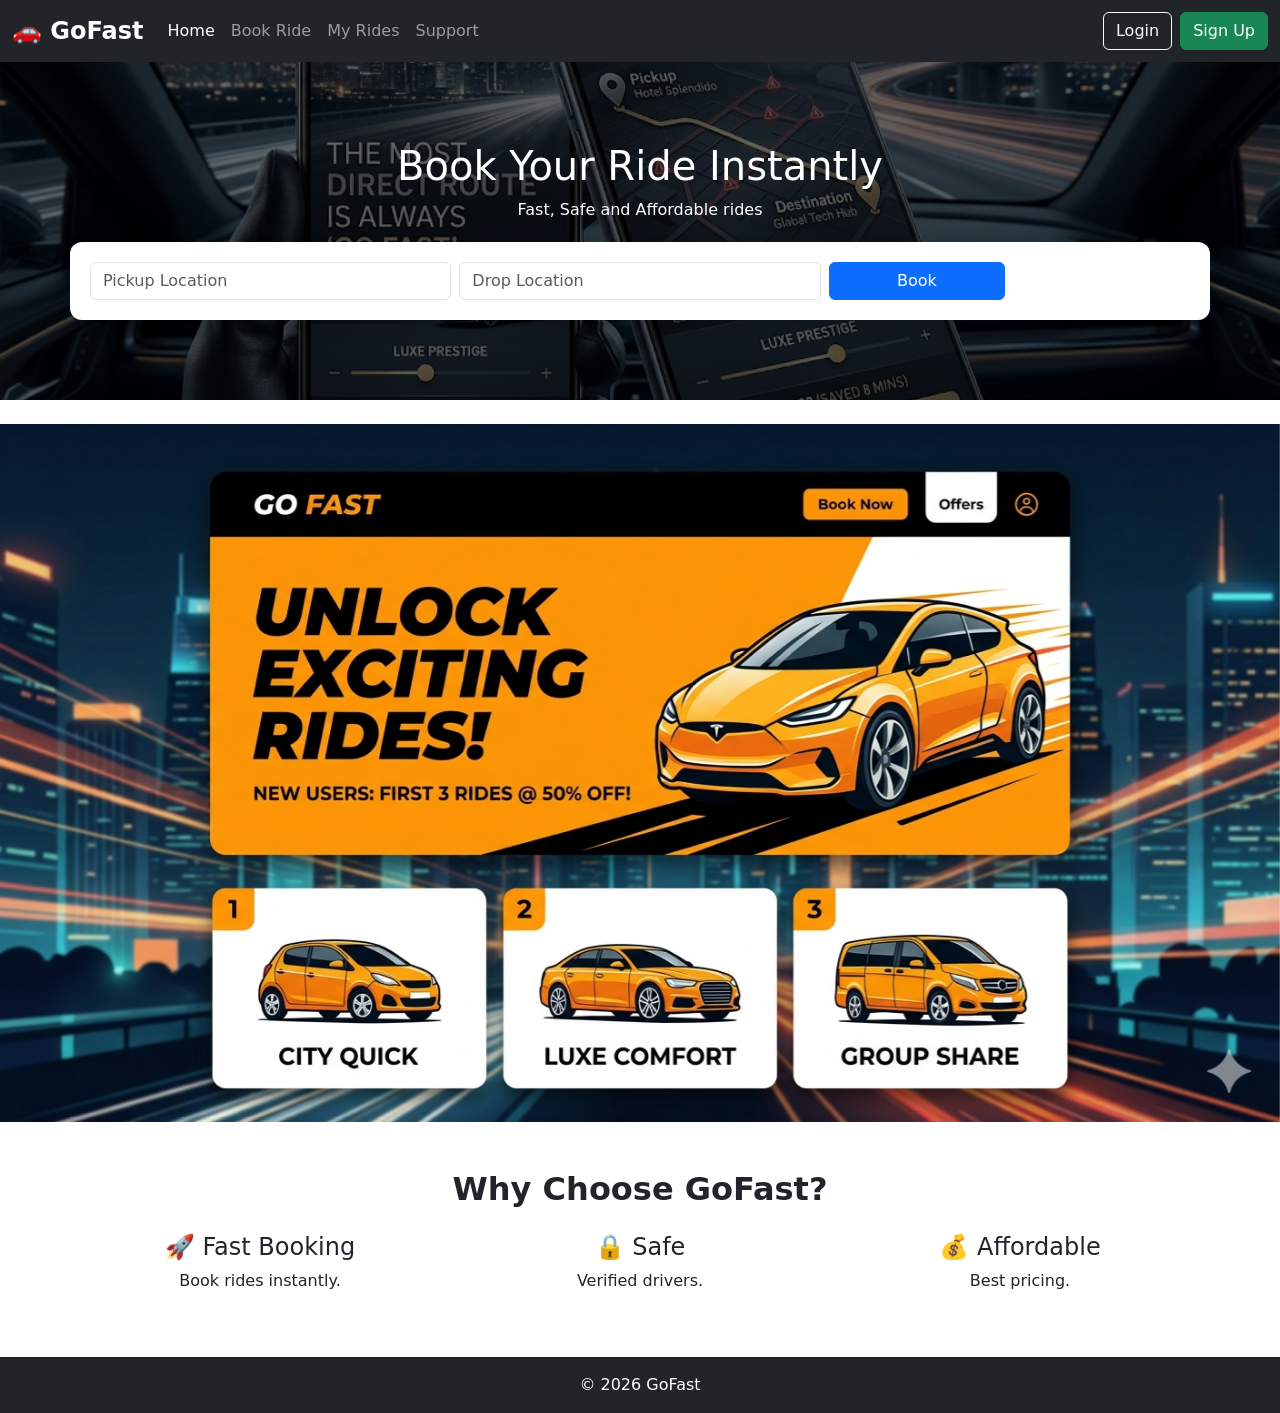
<file: index.html>
<!DOCTYPE html>
<html lang="en">
<head>
    <meta charset="UTF-8">
    <meta name="viewport" content="width=device-width, initial-scale=1.0">
    
    <!-- Bootstrap -->
    <link href="https://cdn.jsdelivr.net/npm/bootstrap@5.3.8/dist/css/bootstrap.min.css" rel="stylesheet">

    <!-- ✅ External CSS -->
    <link rel="stylesheet" href="style.css">

    <title>GoFast Ride Booking</title>
</head>

<body>

<!-- NAVBAR -->
<nav class="navbar navbar-expand-lg navbar-dark bg-dark">
  <div class="container-fluid">
    <a class="navbar-brand fw-bold" href="#">🚗 GoFast</a>

    <button class="navbar-toggler" type="button" data-bs-toggle="collapse" data-bs-target="#navbarSupportedContent">
      <span class="navbar-toggler-icon"></span>
    </button>

    <div class="collapse navbar-collapse" id="navbarSupportedContent">
      
      <ul class="navbar-nav me-auto mb-2 mb-lg-0">
        <li class="nav-item"><a class="nav-link active" href="#">Home</a></li>
        <li class="nav-item"><a class="nav-link" href="book.html">Book Ride</a></li>
        <li class="nav-item"><a class="nav-link" href="myrides.html">My Rides</a></li>
        
        <li class="nav-item"><a class="nav-link" href="support.html">Support</a></li>
      </ul>

     <div class="d-flex">
  <a href="login.html" class="btn btn-outline-light me-2">Login</a>
  <a href="signup.html" class="btn btn-success">Sign Up</a>
</div>
    </div>
  </div>
</nav>

<!-- HERO -->
<div class="hero">
    <h1>Book Your Ride Instantly</h1>
    <p>Fast, Safe and Affordable rides</p>

    <div class="container booking-box shadow">
        <div class="row g-2">
            <div class="col-md-4">
                <input type="text" class="form-control" placeholder="Pickup Location">
            </div>
            <div class="col-md-4">
                <input type="text" class="form-control" placeholder="Drop Location">
            </div>
            
            <div class="col-md-2">
                <button class="btn btn-primary w-100">Book</button>
            </div>
        </div>
    </div>
</div>

<!-- CAROUSEL -->
<div id="carouselExampleSlidesOnly" class="carousel slide mt-4" data-bs-ride="carousel">
  <div class="carousel-inner">
    <div class="carousel-item active">
      <img src="p1.jpg" class="d-block w-100">
    </div>
    <div class="carousel-item">
      <img src="p2.jpg" class="d-block w-100">
    </div>
    <div class="carousel-item">
      <img src="p3.jpg" class="d-block w-100">
    </div>
  </div>
</div>

<!-- FEATURES -->
<div class="container text-center mt-5">
    <h2>Why Choose GoFast?</h2>
    <div class="row mt-4">
        <div class="col-md-4">
            <h4>🚀 Fast Booking</h4>
            <p>Book rides instantly.</p>
        </div>
        <div class="col-md-4">
            <h4>🔒 Safe</h4>
            <p>Verified drivers.</p>
        </div>
        <div class="col-md-4">
            <h4>💰 Affordable</h4>
            <p>Best pricing.</p>
        </div>
    </div>
</div>

<footer class="bg-dark text-white text-center p-3 mt-5">
    © 2026 GoFast
</footer>

<script src="https://cdn.jsdelivr.net/npm/bootstrap@5.3.8/dist/js/bootstrap.bundle.min.js"></script>
</body>
</html>
</file>
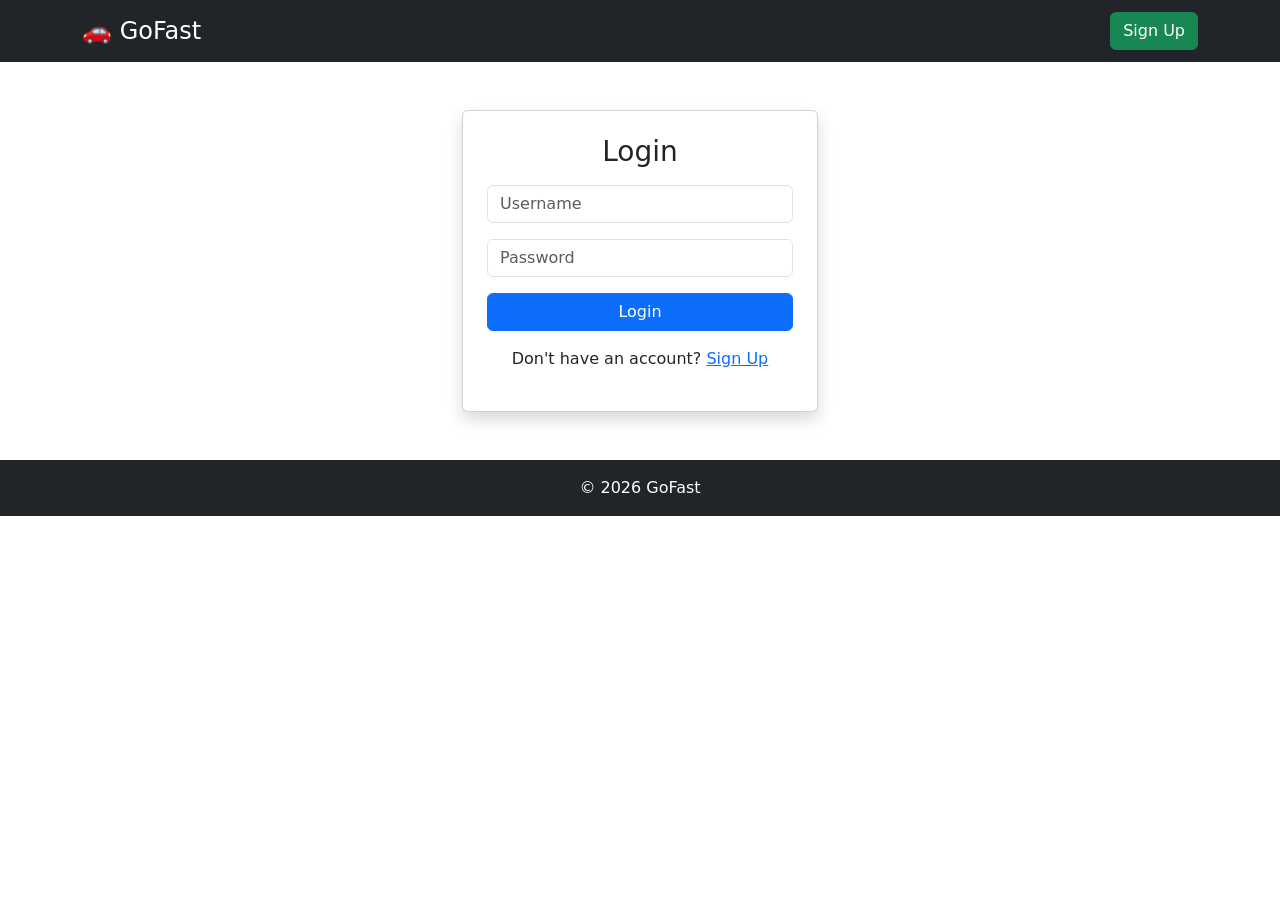
<file: login.html>
<!DOCTYPE html>
<html lang="en">
<head>
<meta charset="UTF-8">
<meta name="viewport" content="width=device-width, initial-scale=1.0">

<title>Login - GoFast</title>

<link href="https://cdn.jsdelivr.net/npm/bootstrap@5.3.8/dist/css/bootstrap.min.css" rel="stylesheet">
<link rel="stylesheet" href="style.css">

</head>

<body>

<!-- NAVBAR -->
<nav class="navbar navbar-expand-lg navbar-dark bg-dark">
<div class="container">
<a class="navbar-brand" href="index.html">🚗 GoFast</a>

<div class="ms-auto">
<a href="signup.html" class="btn btn-success">Sign Up</a>
</div>
</div>
</nav>

<!-- LOGIN FORM -->
<div class="container mt-5">
<div class="row justify-content-center">
<div class="col-md-4">

<div class="card p-4 shadow">
<h3 class="text-center mb-3">Login</h3>

<input id="loginUser" class="form-control mb-3" placeholder="Username">

<input id="loginPass" type="password" class="form-control mb-3" placeholder="Password">

<button onclick="login()" class="btn btn-primary w-100">Login</button>

<p class="mt-3 text-center">
Don't have an account? 
<a href="signup.html">Sign Up</a>
</p>

</div>

</div>
</div>
</div>

<!-- FOOTER -->
<footer class="bg-dark text-white text-center p-3 mt-5">
© 2026 GoFast
</footer>

<script>
function login() {
    let storedUser = localStorage.getItem("user");
    let storedPass = localStorage.getItem("pass");

    let enteredUser = document.getElementById("loginUser").value;
    let enteredPass = document.getElementById("loginPass").value;

    if (enteredUser === storedUser && enteredPass === storedPass) {
        alert("Login Successful ✅");

        // SAVE LOGIN STATUS
        localStorage.setItem("loggedIn", "true");

        // REDIRECT
        window.location.href = "index.html"; // change to book.html if needed

    } else {
        alert("Invalid Username or Password ❌");
    }
}
</script>

</body>
</html>
</file>
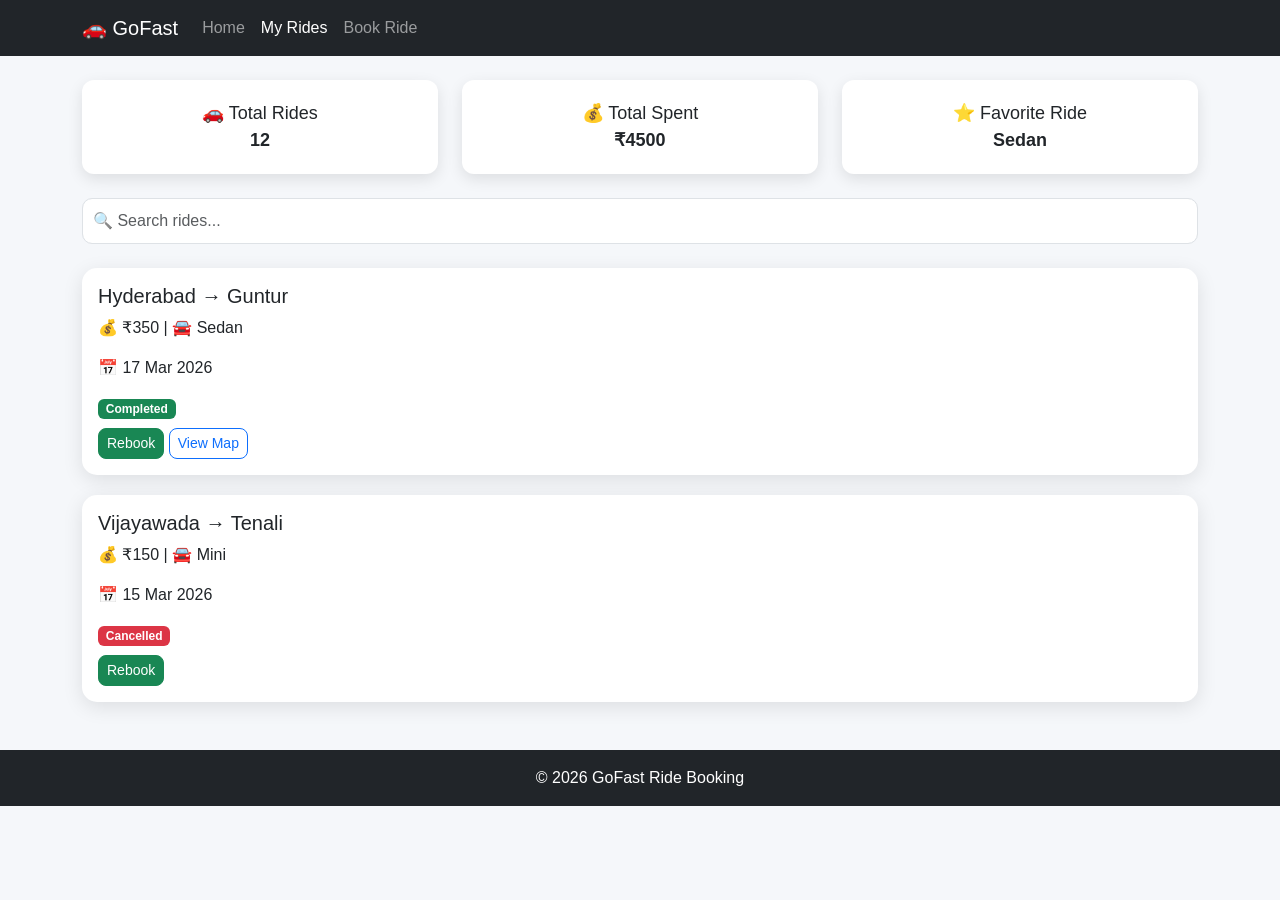
<file: myrides.html>
<!DOCTYPE html>
<html lang="en">
<head>
<meta charset="UTF-8">
<meta name="viewport" content="width=device-width, initial-scale=1.0">

<title>My Rides - GoFast</title>

<link href="https://cdn.jsdelivr.net/npm/bootstrap@5.3.8/dist/css/bootstrap.min.css" rel="stylesheet">
<link rel="stylesheet" href="myrides.css">

</head>

<body>

<!-- NAVBAR -->
<nav class="navbar navbar-expand-lg navbar-dark bg-dark">
<div class="container">
<a class="navbar-brand" href="index.html">🚗 GoFast</a>

<ul class="navbar-nav me-auto">
<li class="nav-item"><a class="nav-link" href="index.html">Home</a></li>
<li class="nav-item"><a class="nav-link active" href="myrides.html">My Rides</a></li>
<li class="nav-item"><a class="nav-link" href="book.html">Book Ride</a></li>
</ul>
</div>
</nav>

<div class="container mt-4">

<!-- SUMMARY -->
<div class="row text-center mb-4">
<div class="col-md-4">
<div class="summary-card">🚗 Total Rides <br><b>12</b></div>
</div>
<div class="col-md-4">
<div class="summary-card">💰 Total Spent <br><b>₹4500</b></div>
</div>
<div class="col-md-4">
<div class="summary-card">⭐ Favorite Ride <br><b>Sedan</b></div>
</div>
</div>

<!-- SEARCH -->
<input type="text" id="search" placeholder="🔍 Search rides..." class="form-control mb-4" onkeyup="searchRides()">

<!-- RIDES LIST -->
<div id="rides">

<!-- CARD -->
<div class="card ride-card">
<div class="card-body">
<h5>Hyderabad → Guntur</h5>
<p>💰 ₹350 | 🚘 Sedan</p>
<p>📅 17 Mar 2026</p>

<span class="badge bg-success">Completed</span>

<div class="mt-2">
<button class="btn btn-success btn-sm" onclick="rebook()">Rebook</button>
<button class="btn btn-outline-primary btn-sm">View Map</button>
</div>

</div>
</div>

<div class="card ride-card">
<div class="card-body">
<h5>Vijayawada → Tenali</h5>
<p>💰 ₹150 | 🚘 Mini</p>
<p>📅 15 Mar 2026</p>

<span class="badge bg-danger">Cancelled</span>

<div class="mt-2">
<button class="btn btn-success btn-sm" onclick="rebook()">Rebook</button>
</div>

</div>
</div>

</div>

<p id="empty" class="text-center mt-4" style="display:none;">
No rides found 🚫
</p>

</div>

<!-- FOOTER -->
<footer class="bg-dark text-white text-center p-3 mt-5">
© 2026 GoFast Ride Booking
</footer>

<script src="myrides.js"></script>

</body>
</html>
</file>
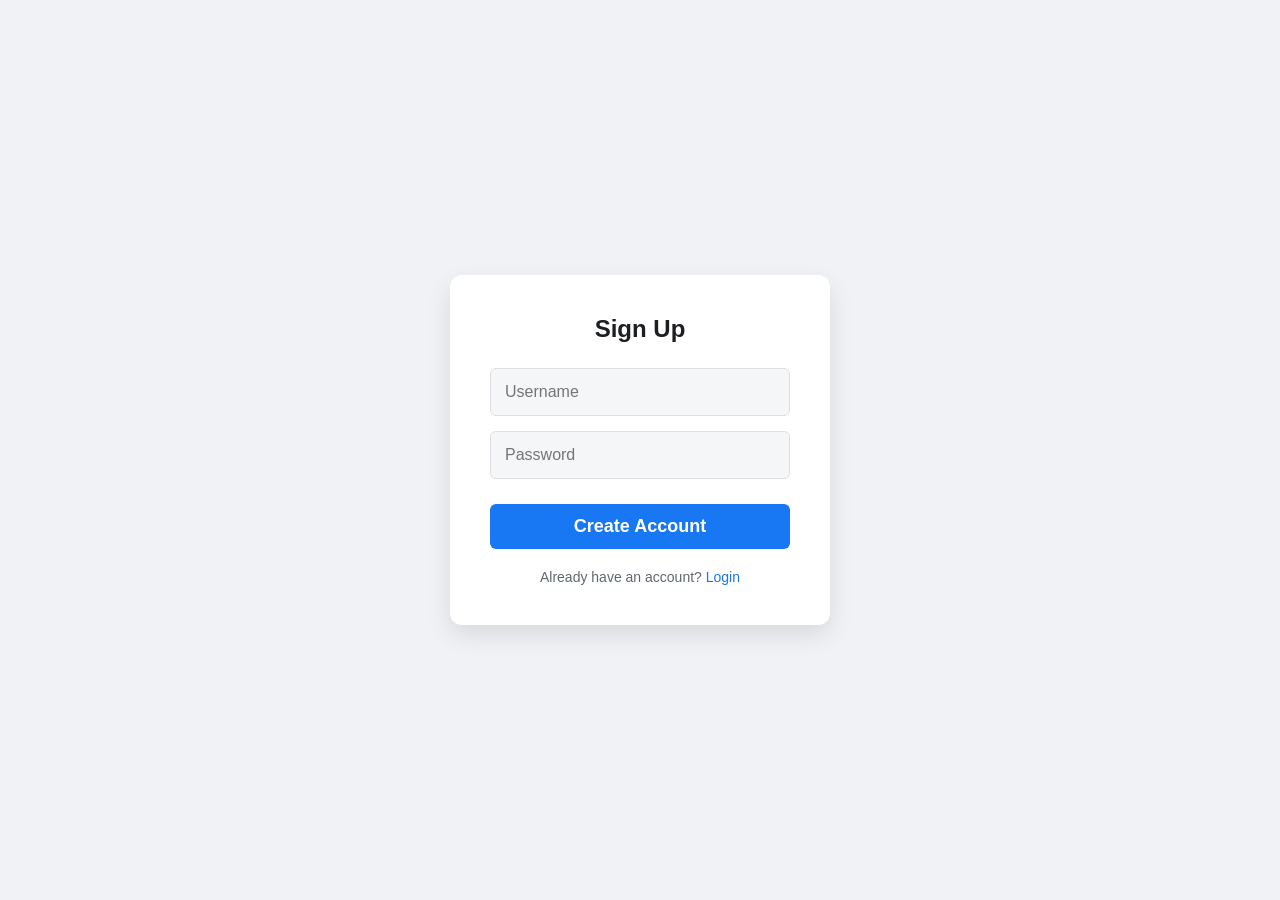
<file: signup.html>
<!DOCTYPE html>
<html>
<head>
    <link rel="stylesheet" href="signup.css">
    <title>Signup</title>
</head>
<body>

    <div class="signup-card">
        <h2>Sign Up</h2>
        
        <div class="input-group">
            <input id="user" placeholder="Username">
        </div>
        
        <div class="input-group">
            <input id="pass" type="password" placeholder="Password">
        </div>
        
        <button onclick="signup()">Create Account</button>
        
        <p class="footer-text">Already have an account? <a href="#">Login</a></p>
    </div>

    <script>
    function signup() {
        const userVal = document.getElementById("user").value;
        const passVal = document.getElementById("pass").value;

        if(userVal && passVal) {
            localStorage.setItem("user", userVal);
            localStorage.setItem("pass", passVal);
            alert("Signup Successful!");
        } else {
            alert("Please fill in both fields");
        }
    }
    </script>

</body>
</html>
</file>
<file: style.css>
/* HERO SECTION */
.hero {
    background: linear-gradient(rgba(0,0,0,0.6), rgba(0,0,0,0.6)), url('p4.jpg');
    background-size: cover;
    background-position: center;
    color: white;
    padding: 80px 20px;
    text-align: center;
}

/* BOOKING BOX */
.booking-box {
    background: white;
    padding: 20px;
    border-radius: 12px;
    margin-top: 20px;
}

/* NAVBAR BRAND */
.navbar-brand {
    font-size: 1.5rem;
}

/* BUTTON HOVER */
.btn-primary:hover {
    background-color: #0056b3;
}

/* FEATURE SECTION */
h2 {
    font-weight: bold;
}
</file>
<file: myrides.css>
body {
    background: #f5f7fa;
    font-family: 'Segoe UI', sans-serif;
}

/* SUMMARY CARDS */
.summary-card {
    background: white;
    padding: 20px;
    border-radius: 12px;
    box-shadow: 0 5px 15px rgba(0,0,0,0.1);
    font-size: 18px;
}

/* RIDE CARD */
.ride-card {
    margin-bottom: 20px;
    border-radius: 15px;
    border: none;
    box-shadow: 0 5px 20px rgba(0,0,0,0.1);
    transition: 0.3s;
}

.ride-card:hover {
    transform: translateY(-5px);
}

/* BUTTONS */
.btn {
    border-radius: 8px;
}

/* SEARCH */
#search {
    border-radius: 10px;
    padding: 10px;
}
</file>
<file: signup.css>
/* Universal Reset */
* {
    margin: 0;
    padding: 0;
    box-sizing: border-box;
    font-family: 'Inter', -apple-system, sans-serif;
}

body {
    background-color: #f0f2f5; /* Light grey background */
    display: flex;
    justify-content: center;
    align-items: center;
    height: 100vh;
}

/* The "Card" container */
.signup-card {
    background: white;
    padding: 40px;
    border-radius: 12px;
    box-shadow: 0 10px 25px rgba(0, 0, 0, 0.1);
    width: 100%;
    max-width: 380px;
    display: flex;
    flex-direction: column; /* This stacks children vertically */
    text-align: center;
}

h2 {
    margin-bottom: 25px;
    color: #1c1e21;
    font-size: 24px;
}

.input-group {
    width: 100%;
    margin-bottom: 15px; /* Vertical spacing between inputs */
}

input {
    width: 100%;
    padding: 14px;
    border: 1px solid #dddfe2;
    border-radius: 6px;
    font-size: 16px;
    background-color: #f5f6f7;
    outline: none;
}

input:focus {
    border-color: #1877f2;
    background-color: white;
    box-shadow: 0 0 0 2px #e7f3ff;
}

button {
    width: 100%;
    padding: 12px;
    background-color: #1877f2; /* Blue like Facebook/LinkedIn */
    color: white;
    border: none;
    border-radius: 6px;
    font-size: 18px;
    font-weight: bold;
    cursor: pointer;
    margin-top: 10px;
    transition: background-color 0.2s;
}

button:hover {
    background-color: #166fe5;
}

.footer-text {
    margin-top: 20px;
    font-size: 14px;
    color: #606770;
}

.footer-text a {
    color: #1877f2;
    text-decoration: none;
}
</file>
